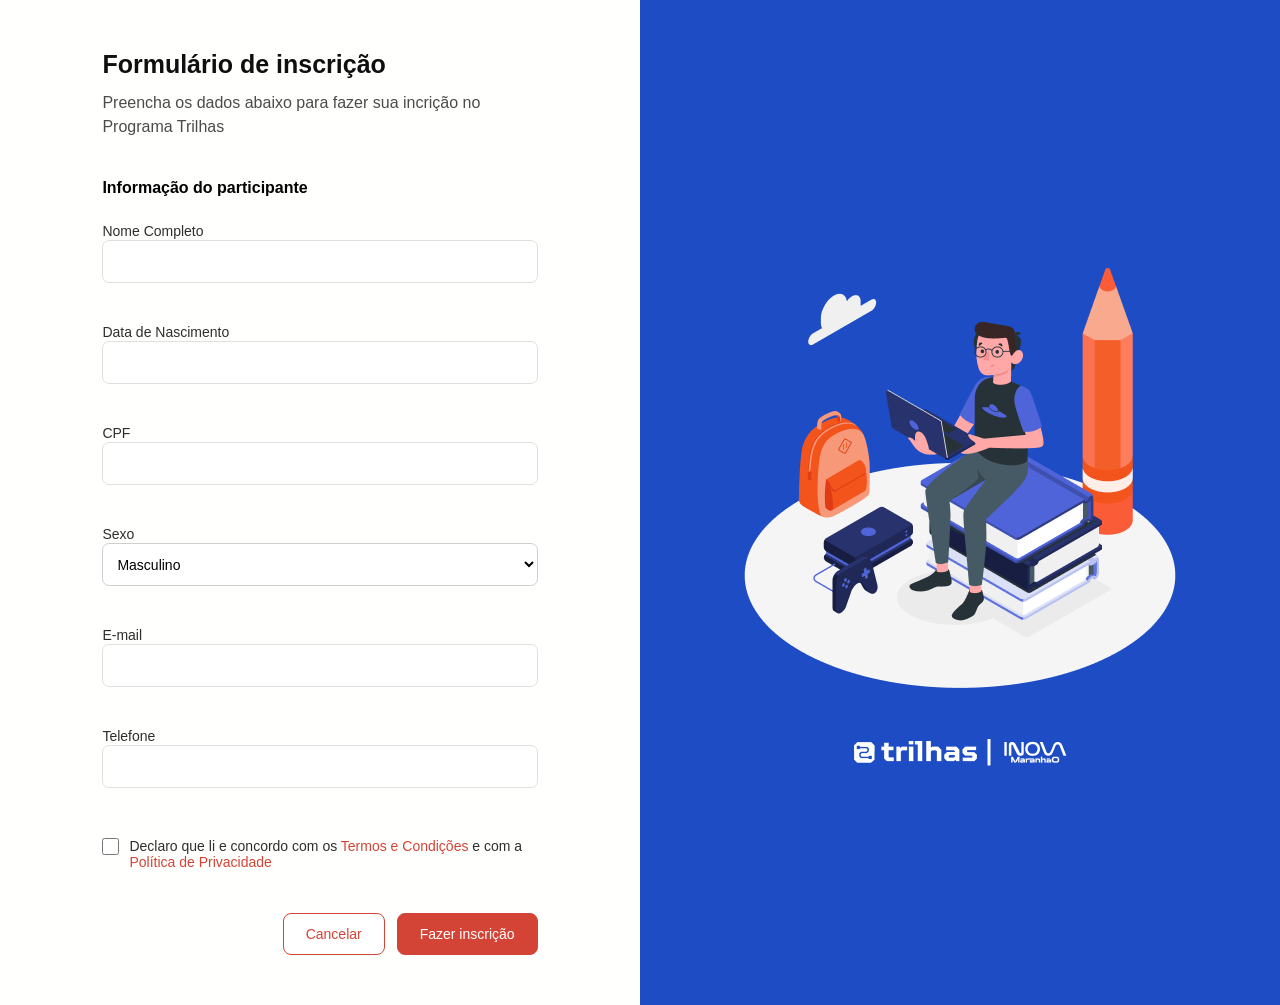
<file: index.html>
<!DOCTYPE html>
<html lang="pt-br">
<head>
    <meta charset="UTF-8">
    <meta name="viewport" content="width=device-width, initial-scale=1.0">
    <link rel="stylesheet" href="style.css">
    <link rel="shortcut icon" href="assets/favicon.ico" type="image/x-icon">
    <title>Formulário de inscrição</title>
</head>
<body>
    <main class="main">
        <div class="form_campo">
            <h1>Formulário de inscrição</h1>
            <p>Preencha os dados abaixo para fazer sua incrição no Programa Trilhas</p>
            <h3>Informação do participante</h3>
            <form id="formulario-registro" novalidate>
                <div class="form_grupo" id="nome-grupo">
                    <label for="nome"> Nome Completo
                    </label><br>
                    <input type="text" id="nome" name="nome"> 
                </div><br>

                <div class="form_grupo" id="nascimento-grupo">
                    <label for="data"> Data de Nascimento
                    </label><br>
                    <input type="text" id="data" name="data"> <span class="error-message">Data de Nascimento Inválida</span>
                </div><br>

                <div class="form_grupo" id="cpf-grupo">
                    <label for="cpf"> CPF
                    </label><br>
                    <input type="text" id="cpf" name="cpf" maxlength="14"> <span class="error-message">CPF Inválido</span>
                </div><br>

                <div class="form_grupo" id="sexo-grupo">
                    <label for="sexo"> Sexo
                    </label><br>
                    <select id="sexo" name="sexo">
                        <option value="masculino"> Masculino</option>
                        <option value="Feminino"> Feminino</option>
                    </select>
                </div><br>

                <div class="form_grupo" id="email-grupo">
                    <label for="email"> E-mail
                    </label><br>
                    <input type="text" id="email" name="email"> <span class="error-message">Insira um E-mail válido</span>
                </div><br>

                <div class="form_grupo" id="telefone-grupo">
                    <label for="telefone"> Telefone
                    </label><br>
                    <input type="text" id="telefone" name="telefone" maxlength="15"> <span class="error-message">Insira um número de telefone válido</span>
                </div><br>

                <div class="termo">
                <input type="checkbox" name="termo" id="termo">
                <label for="termo">
                    Declaro que li e concordo com os 
                    <a href="termos_condicoes.html"> Termos e Condições</a>
                     e com a 
                     <a href="politica_privacidade.html"> Política de Privacidade</a> 
                </label>
                </div>
                <div class="butoes">
                    <button type="reset" class="cancel">Cancelar</button>
                    <button type="submit" class="enviar">Fazer inscrição</button>
                </div>
            </form>
        </div>
    <div class="img_campo">
        <div class="illustration">
            <img src="assets/Ilustration.png" alt="Imagem">
        </div>
        <div class="logo">
            <img src="assets/logo-trilhas-inova.png" alt="Imagem2">
        </div>
    </div>
    </main>
</body>
</html>
</file>
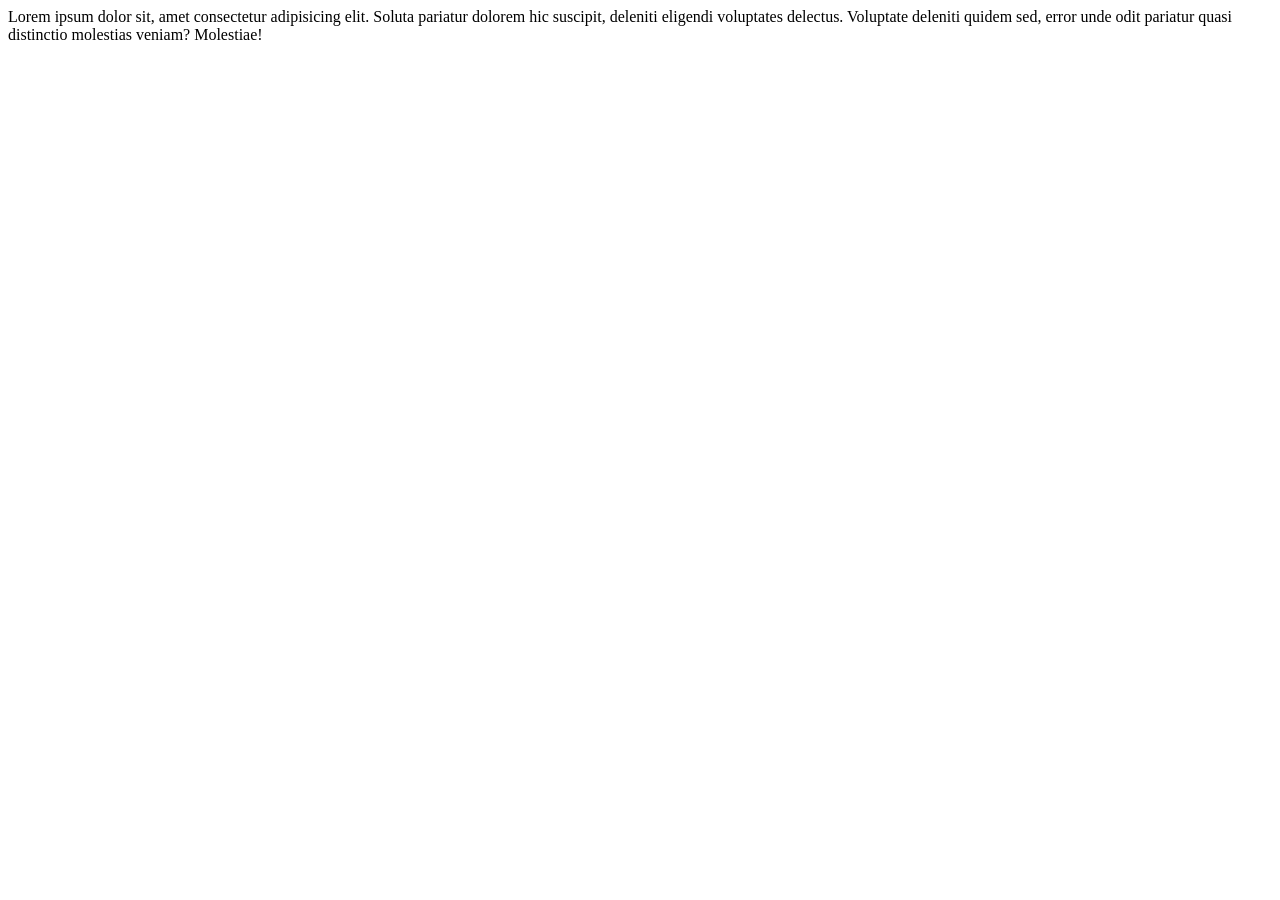
<file: politica_privacidade.html>
<!DOCTYPE html>
<html lang="pt-br">
<head>
    <meta charset="UTF-8">
    <meta name="viewport" content="width=device-width, initial-scale=1.0">
    <title>Política de Privacidade</title>
</head>
<body>
    Lorem ipsum dolor sit, amet consectetur adipisicing elit. Soluta pariatur dolorem hic suscipit, deleniti eligendi voluptates delectus. Voluptate deleniti quidem sed, error unde odit pariatur quasi distinctio molestias veniam? Molestiae!
</body>
</html>
</file>
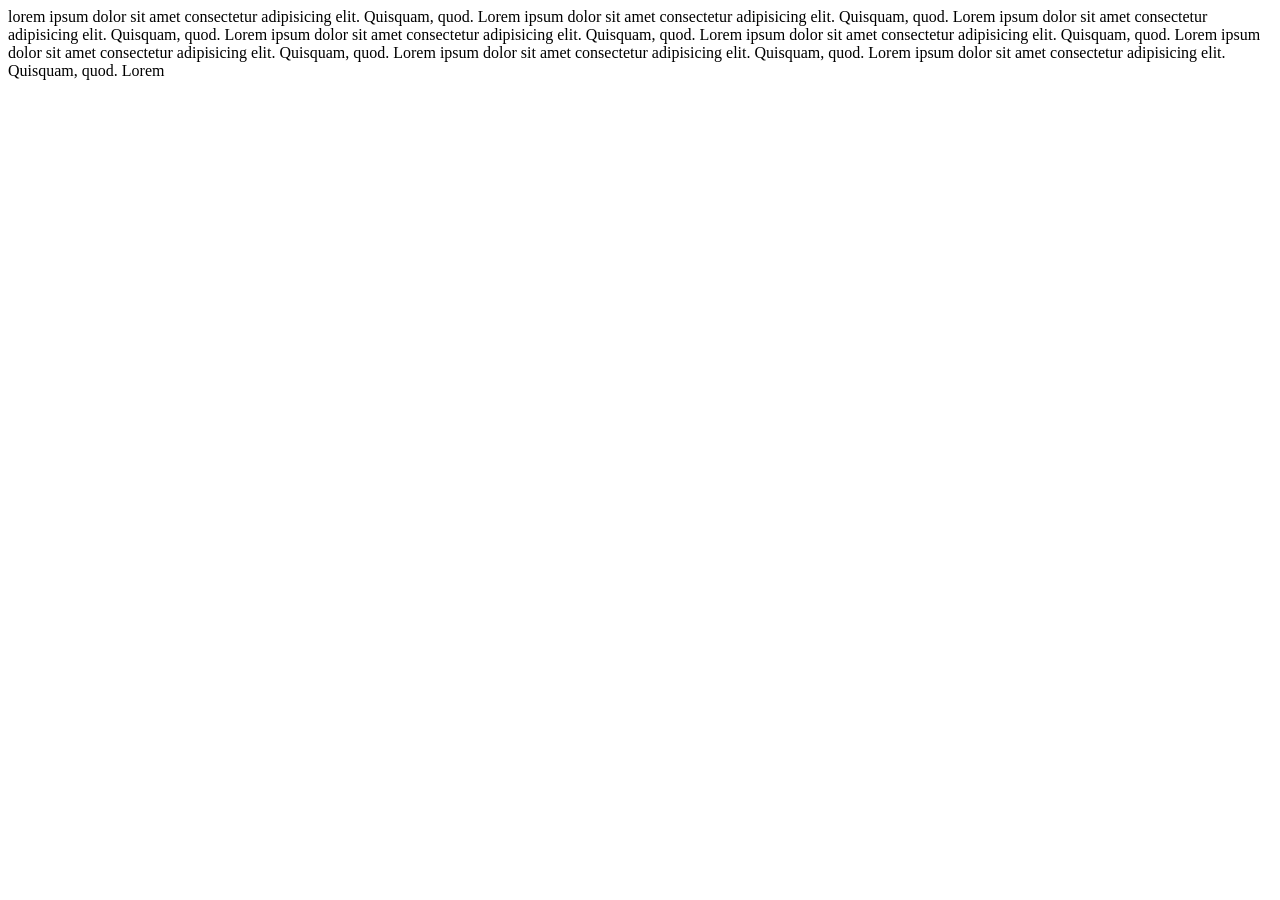
<file: termos_condicoes.html>
<!DOCTYPE html>
<html lang="pt-br">
<head>
    <meta charset="UTF-8">
    <meta name="viewport" content="width=device-width, initial-scale=1.0">
    <title>Termos e Condições</title>
</head>
<body>
    lorem ipsum dolor sit amet consectetur adipisicing elit. Quisquam, quod. Lorem ipsum dolor sit amet consectetur adipisicing elit. Quisquam, quod. Lorem ipsum dolor sit amet consectetur adipisicing elit. Quisquam, quod. Lorem ipsum dolor sit amet consectetur adipisicing elit. Quisquam, quod. Lorem ipsum dolor sit amet consectetur adipisicing elit. Quisquam, quod. Lorem ipsum dolor sit amet consectetur adipisicing elit. Quisquam, quod. Lorem ipsum dolor sit amet consectetur adipisicing elit. Quisquam, quod. Lorem ipsum dolor sit amet consectetur adipisicing elit. Quisquam, quod. Lorem
</body>
</html>
</file>
<file: style.css>
@charset 'UTF-8';
@media (max-width: 768px) {
    .main {
        flex-direction: column;
    }

    .form_campo,
    .img_campo {
        width: 100%;
    }

    .form_campo {
        padding: 35px 25px;
    }

    .img_campo {
        min-height: 450px;
        padding: 40px 25px;
    }

    .illustration {
        max-height: 350px;
        margin-bottom: 40px;
    }

    .logo {
        max-height: 150px;
    }
}

* {
    margin: 0;
    padding: 0;
    box-sizing: border-box;
    font-family: Arial, sans-serif;
}

body {
    background-color: #fffffd;
    min-height: 100vh;
}

.main {
    display: flex;
    min-height: 100vh;
    width: 100%;
}

.form_campo {
    width: 50%;
    padding: 50px 8%;
}

.form_campo h1 {
    font-size: 25px;
    margin-bottom: 12px;
    color: #0f0f0f;
}

.form_campo p {
    line-height: 1.5;
    margin-bottom: 40px;
    color: #4b4b4b;
}

.form_campo h3 {
    font-size: 16px;
    margin-bottom: 25px;
}

.form_grupo input{
    border: 1px solid #e4dfdf
}

.form_grupo input:focus {
    border-color: #d44436;
    outline: none;
}

.form_grupo.error input{
    border: 2px solid #d44436;
}

.form_grupo.error .error-message {
    display: block;
}

.error-message {
    display: none;
    color: #d44436;
    font-size: 12px;
    margin-top: 6px;
}

form {
    display: flex;
    flex-direction: column;
}

form label {
    margin-bottom: 8px;
    font-size: 14px;
    color: #2e2e2e;
}

form input,
form select {
   width: 100%;
   height: 43px;
   border: 1px solid #cfcfcf;
   border-radius: 7px;
   padding: 10px;
   margin-bottom: 22px;
   font-size: 14px;
   background-color: #ffffff;
   outline: none;
}

form input:focus,
form select:focus {
    border-color: #d44436;
}

.termo {
    display: flex;
    align-items: flex-start;
    gap: 10px;
    margin: 10px 0 35px;
    font-size: 13px;
    color: #444242;
}

.termo input{
    width: 17px;
    height: 17px;
    margin: 0;
    flex-shrink: 0;
}

.termo a {
    color: #d44436;
    text-decoration: none;
}

.butoes {
    display: flex;
    justify-content: flex-end;
    gap: 12px;
}

.butoes button {
    padding: 12px 22px;
    border-radius: 8px;
    cursor: pointer;
    font-size: 14px;
}

.cancel {
    background-color: white;
    border: 1px solid #d44436;
    color: #d44436;
}
.enviar {
    background-color: #d44436;
    border: 1px solid #d44436;
    color: white;
}

.img_campo {
    width: 50%;
    background-color: #1d4cc4;
    display: flex;
    flex-direction: column;
    align-items: center;
    justify-content: center;
}

.illustration img,
.logo img {
    max-width: 100%;
    height: auto;
    object-fit: contain;
}
</file>
